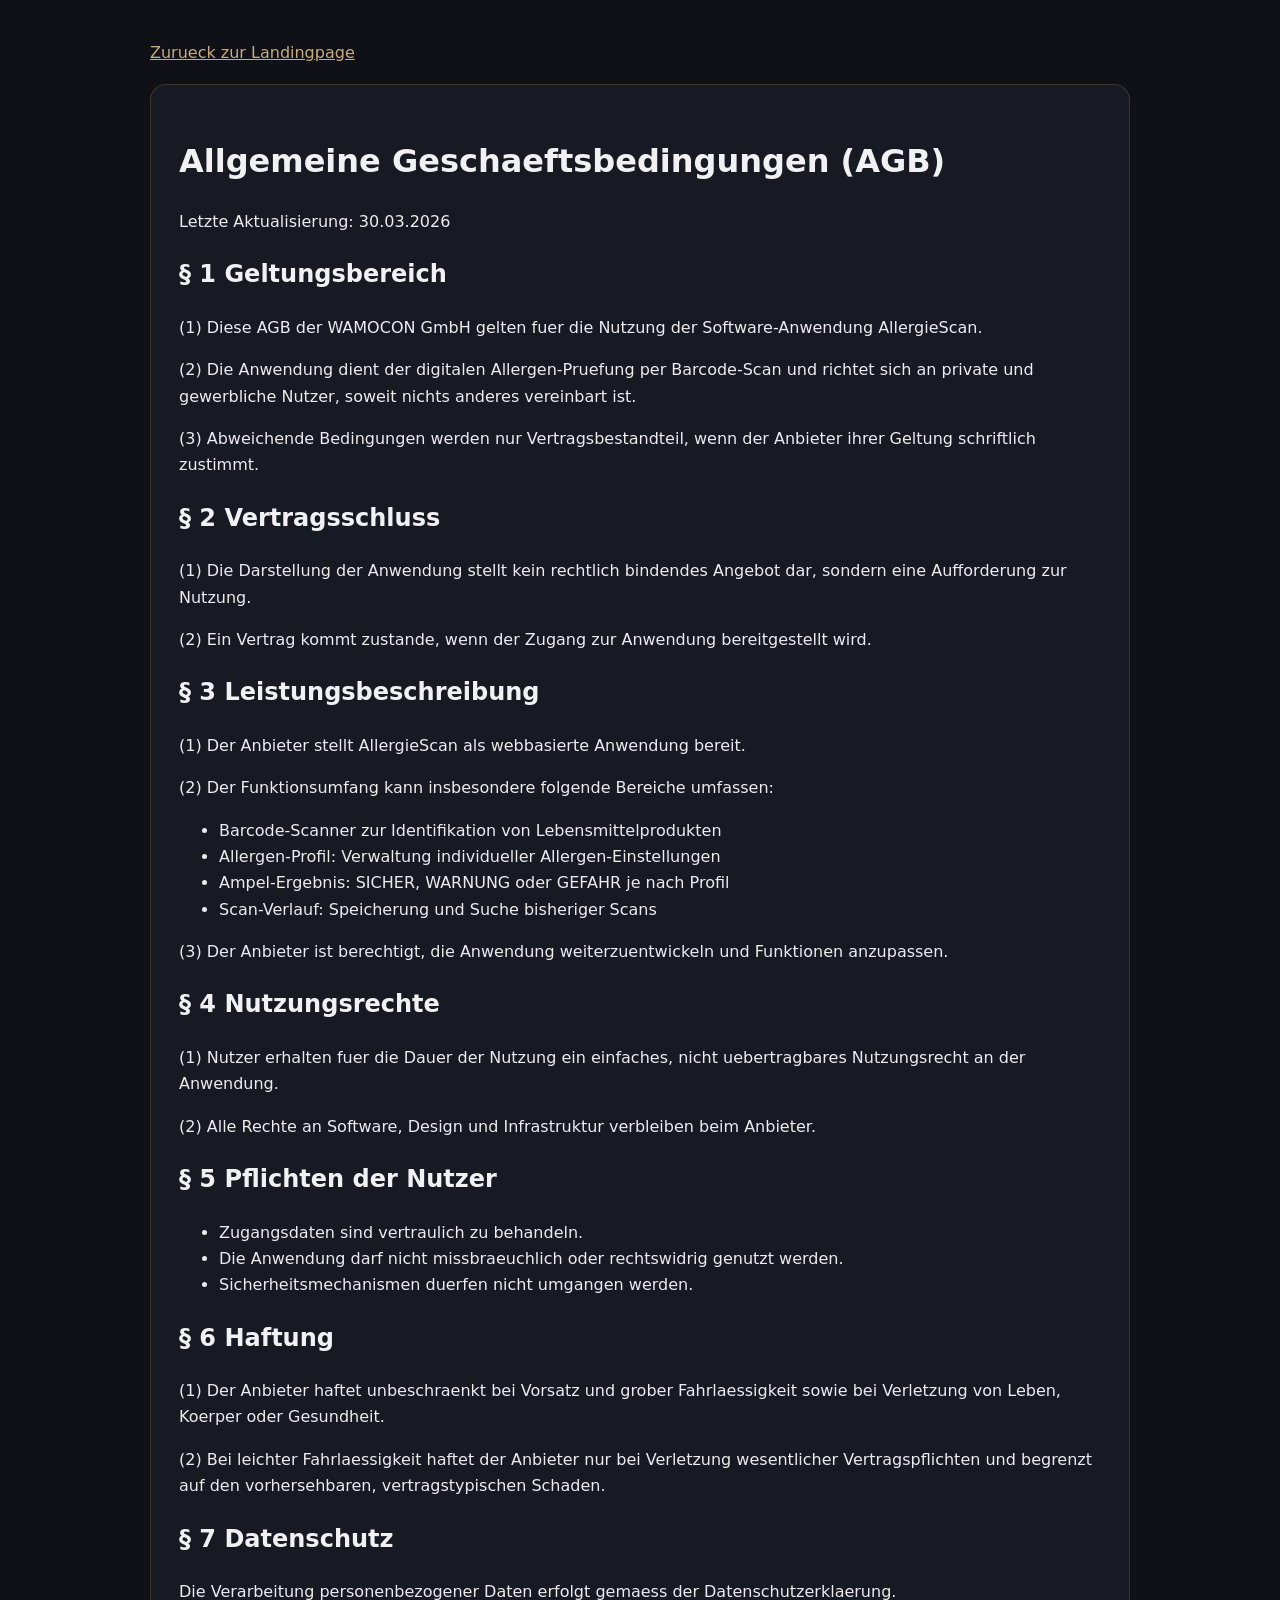
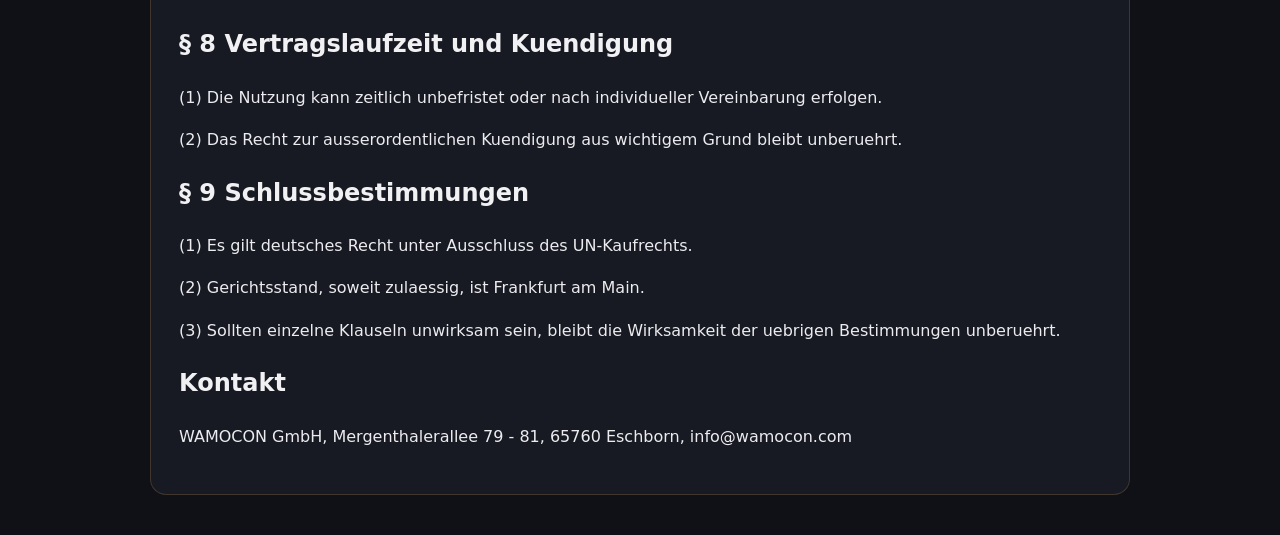
<file: agb.html>
<!DOCTYPE html>
<html lang="de">
<head>
  <meta charset="UTF-8">
  <meta name="viewport" content="width=device-width, initial-scale=1.0">
  <title>AGB | AllergieScan</title>
  <style>
    body{font-family:Inter,system-ui,sans-serif;background:#0f1117;color:#ececf0;margin:0;line-height:1.65}
    .wrap{max-width:980px;margin:0 auto;padding:40px 20px}
    .card{background:#171a22;border:1px solid rgba(143,106,63,.35);border-radius:16px;padding:28px}
    h1,h2{color:#f1f1f4}
    a{color:#c7ac82}
    .top{margin-bottom:18px}
  </style>
</head>
<body>
  <div class="wrap">
    <div class="top"><a href="index.html">Zurueck zur Landingpage</a></div>
    <div class="card">
      <h1>Allgemeine Geschaeftsbedingungen (AGB)</h1>
      <p>Letzte Aktualisierung: 30.03.2026</p>

      <h2>§ 1 Geltungsbereich</h2>
      <p>(1) Diese AGB der WAMOCON GmbH gelten fuer die Nutzung der Software-Anwendung AllergieScan.</p>
      <p>(2) Die Anwendung dient der digitalen Allergen-Pruefung per Barcode-Scan und richtet sich an private und gewerbliche Nutzer, soweit nichts anderes vereinbart ist.</p>
      <p>(3) Abweichende Bedingungen werden nur Vertragsbestandteil, wenn der Anbieter ihrer Geltung schriftlich zustimmt.</p>

      <h2>§ 2 Vertragsschluss</h2>
      <p>(1) Die Darstellung der Anwendung stellt kein rechtlich bindendes Angebot dar, sondern eine Aufforderung zur Nutzung.</p>
      <p>(2) Ein Vertrag kommt zustande, wenn der Zugang zur Anwendung bereitgestellt wird.</p>

      <h2>§ 3 Leistungsbeschreibung</h2>
      <p>(1) Der Anbieter stellt AllergieScan als webbasierte Anwendung bereit.</p>
      <p>(2) Der Funktionsumfang kann insbesondere folgende Bereiche umfassen:</p>
      <ul>
        <li>Barcode-Scanner zur Identifikation von Lebensmittelprodukten</li>
        <li>Allergen-Profil: Verwaltung individueller Allergen-Einstellungen</li>
        <li>Ampel-Ergebnis: SICHER, WARNUNG oder GEFAHR je nach Profil</li>
        <li>Scan-Verlauf: Speicherung und Suche bisheriger Scans</li>
      </ul>
      <p>(3) Der Anbieter ist berechtigt, die Anwendung weiterzuentwickeln und Funktionen anzupassen.</p>

      <h2>§ 4 Nutzungsrechte</h2>
      <p>(1) Nutzer erhalten fuer die Dauer der Nutzung ein einfaches, nicht uebertragbares Nutzungsrecht an der Anwendung.</p>
      <p>(2) Alle Rechte an Software, Design und Infrastruktur verbleiben beim Anbieter.</p>

      <h2>§ 5 Pflichten der Nutzer</h2>
      <ul>
        <li>Zugangsdaten sind vertraulich zu behandeln.</li>
        <li>Die Anwendung darf nicht missbraeuchlich oder rechtswidrig genutzt werden.</li>
        <li>Sicherheitsmechanismen duerfen nicht umgangen werden.</li>
      </ul>

      <h2>§ 6 Haftung</h2>
      <p>(1) Der Anbieter haftet unbeschraenkt bei Vorsatz und grober Fahrlaessigkeit sowie bei Verletzung von Leben, Koerper oder Gesundheit.</p>
      <p>(2) Bei leichter Fahrlaessigkeit haftet der Anbieter nur bei Verletzung wesentlicher Vertragspflichten und begrenzt auf den vorhersehbaren, vertragstypischen Schaden.</p>

      <h2>§ 7 Datenschutz</h2>
      <p>Die Verarbeitung personenbezogener Daten erfolgt gemaess der Datenschutzerklaerung.</p>

      <h2>§ 8 Vertragslaufzeit und Kuendigung</h2>
      <p>(1) Die Nutzung kann zeitlich unbefristet oder nach individueller Vereinbarung erfolgen.</p>
      <p>(2) Das Recht zur ausserordentlichen Kuendigung aus wichtigem Grund bleibt unberuehrt.</p>

      <h2>§ 9 Schlussbestimmungen</h2>
      <p>(1) Es gilt deutsches Recht unter Ausschluss des UN-Kaufrechts.</p>
      <p>(2) Gerichtsstand, soweit zulaessig, ist Frankfurt am Main.</p>
      <p>(3) Sollten einzelne Klauseln unwirksam sein, bleibt die Wirksamkeit der uebrigen Bestimmungen unberuehrt.</p>

      <h2>Kontakt</h2>
      <p>WAMOCON GmbH, Mergenthalerallee 79 - 81, 65760 Eschborn, info@wamocon.com</p>
    </div>
  </div>
</body>
</html>
</file>
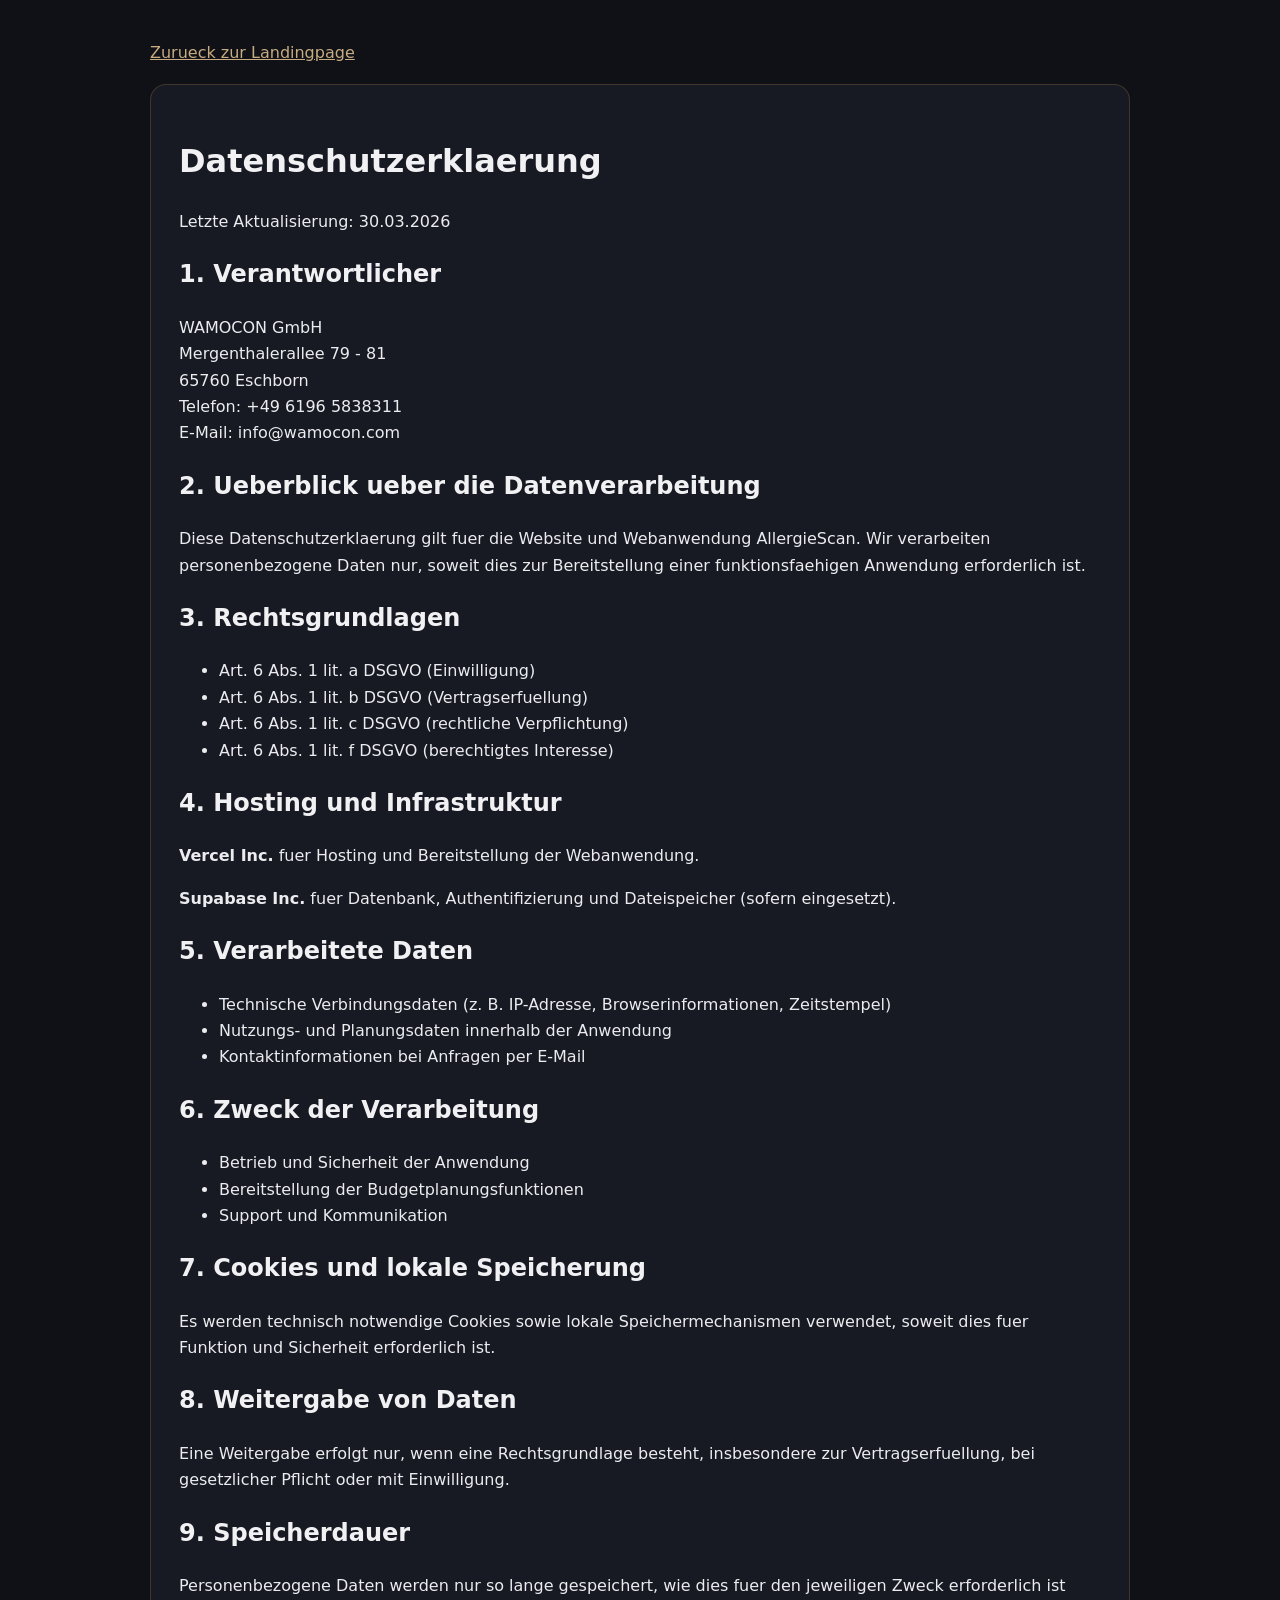
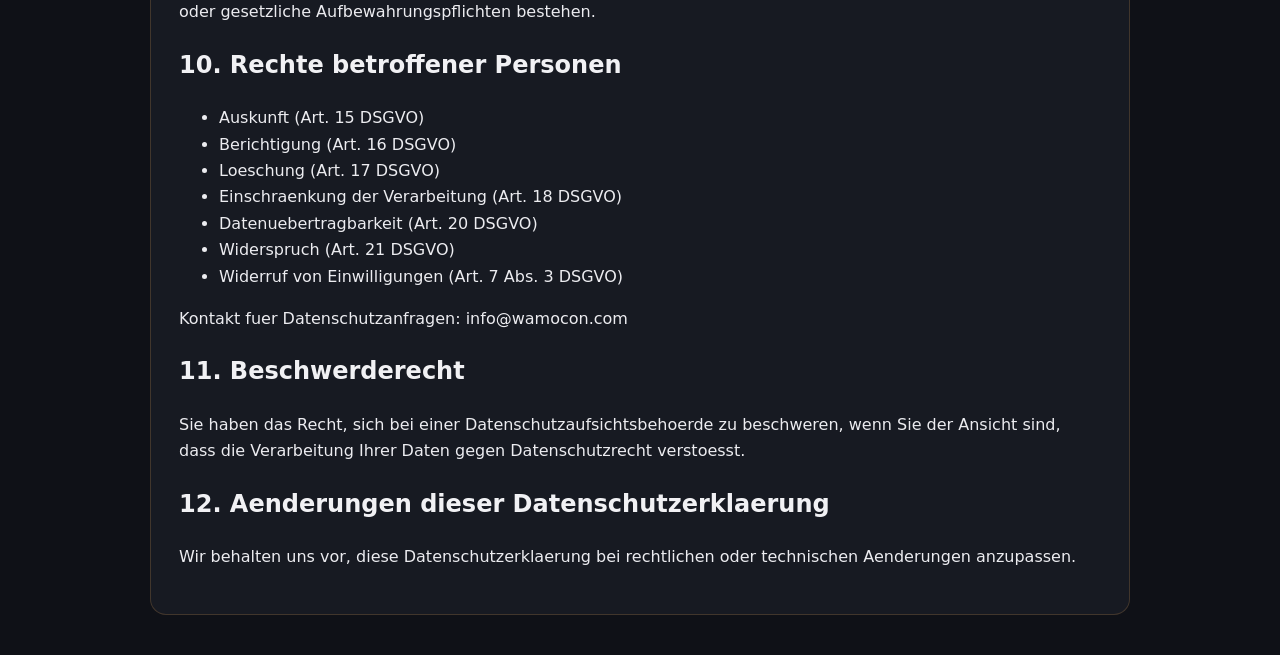
<file: datenschutz.html>
<!DOCTYPE html>
<html lang="de">
<head>
  <meta charset="UTF-8">
  <meta name="viewport" content="width=device-width, initial-scale=1.0">
  <title>Datenschutz | AllergieScan</title>
  <style>
    body{font-family:Inter,system-ui,sans-serif;background:#0f1117;color:#ececf0;margin:0;line-height:1.65}
    .wrap{max-width:980px;margin:0 auto;padding:40px 20px}
    .card{background:#171a22;border:1px solid rgba(143,106,63,.35);border-radius:16px;padding:28px}
    h1,h2{color:#f1f1f4}
    a{color:#c7ac82}
    .top{margin-bottom:18px}
  </style>
</head>
<body>
  <div class="wrap">
    <div class="top"><a href="index.html">Zurueck zur Landingpage</a></div>
    <div class="card">
      <h1>Datenschutzerklaerung</h1>
      <p>Letzte Aktualisierung: 30.03.2026</p>

      <h2>1. Verantwortlicher</h2>
      <p>
        WAMOCON GmbH<br>
        Mergenthalerallee 79 - 81<br>
        65760 Eschborn<br>
        Telefon: +49 6196 5838311<br>
        E-Mail: info@wamocon.com
      </p>

      <h2>2. Ueberblick ueber die Datenverarbeitung</h2>
      <p>Diese Datenschutzerklaerung gilt fuer die Website und Webanwendung AllergieScan. Wir verarbeiten personenbezogene Daten nur, soweit dies zur Bereitstellung einer funktionsfaehigen Anwendung erforderlich ist.</p>

      <h2>3. Rechtsgrundlagen</h2>
      <ul>
        <li>Art. 6 Abs. 1 lit. a DSGVO (Einwilligung)</li>
        <li>Art. 6 Abs. 1 lit. b DSGVO (Vertragserfuellung)</li>
        <li>Art. 6 Abs. 1 lit. c DSGVO (rechtliche Verpflichtung)</li>
        <li>Art. 6 Abs. 1 lit. f DSGVO (berechtigtes Interesse)</li>
      </ul>

      <h2>4. Hosting und Infrastruktur</h2>
      <p><strong>Vercel Inc.</strong> fuer Hosting und Bereitstellung der Webanwendung.</p>
      <p><strong>Supabase Inc.</strong> fuer Datenbank, Authentifizierung und Dateispeicher (sofern eingesetzt).</p>

      <h2>5. Verarbeitete Daten</h2>
      <ul>
        <li>Technische Verbindungsdaten (z. B. IP-Adresse, Browserinformationen, Zeitstempel)</li>
        <li>Nutzungs- und Planungsdaten innerhalb der Anwendung</li>
        <li>Kontaktinformationen bei Anfragen per E-Mail</li>
      </ul>

      <h2>6. Zweck der Verarbeitung</h2>
      <ul>
        <li>Betrieb und Sicherheit der Anwendung</li>
        <li>Bereitstellung der Budgetplanungsfunktionen</li>
        <li>Support und Kommunikation</li>
      </ul>

      <h2>7. Cookies und lokale Speicherung</h2>
      <p>Es werden technisch notwendige Cookies sowie lokale Speichermechanismen verwendet, soweit dies fuer Funktion und Sicherheit erforderlich ist.</p>

      <h2>8. Weitergabe von Daten</h2>
      <p>Eine Weitergabe erfolgt nur, wenn eine Rechtsgrundlage besteht, insbesondere zur Vertragserfuellung, bei gesetzlicher Pflicht oder mit Einwilligung.</p>

      <h2>9. Speicherdauer</h2>
      <p>Personenbezogene Daten werden nur so lange gespeichert, wie dies fuer den jeweiligen Zweck erforderlich ist oder gesetzliche Aufbewahrungspflichten bestehen.</p>

      <h2>10. Rechte betroffener Personen</h2>
      <ul>
        <li>Auskunft (Art. 15 DSGVO)</li>
        <li>Berichtigung (Art. 16 DSGVO)</li>
        <li>Loeschung (Art. 17 DSGVO)</li>
        <li>Einschraenkung der Verarbeitung (Art. 18 DSGVO)</li>
        <li>Datenuebertragbarkeit (Art. 20 DSGVO)</li>
        <li>Widerspruch (Art. 21 DSGVO)</li>
        <li>Widerruf von Einwilligungen (Art. 7 Abs. 3 DSGVO)</li>
      </ul>
      <p>Kontakt fuer Datenschutzanfragen: info@wamocon.com</p>

      <h2>11. Beschwerderecht</h2>
      <p>Sie haben das Recht, sich bei einer Datenschutzaufsichtsbehoerde zu beschweren, wenn Sie der Ansicht sind, dass die Verarbeitung Ihrer Daten gegen Datenschutzrecht verstoesst.</p>

      <h2>12. Aenderungen dieser Datenschutzerklaerung</h2>
      <p>Wir behalten uns vor, diese Datenschutzerklaerung bei rechtlichen oder technischen Aenderungen anzupassen.</p>
    </div>
  </div>
</body>
</html>
</file>
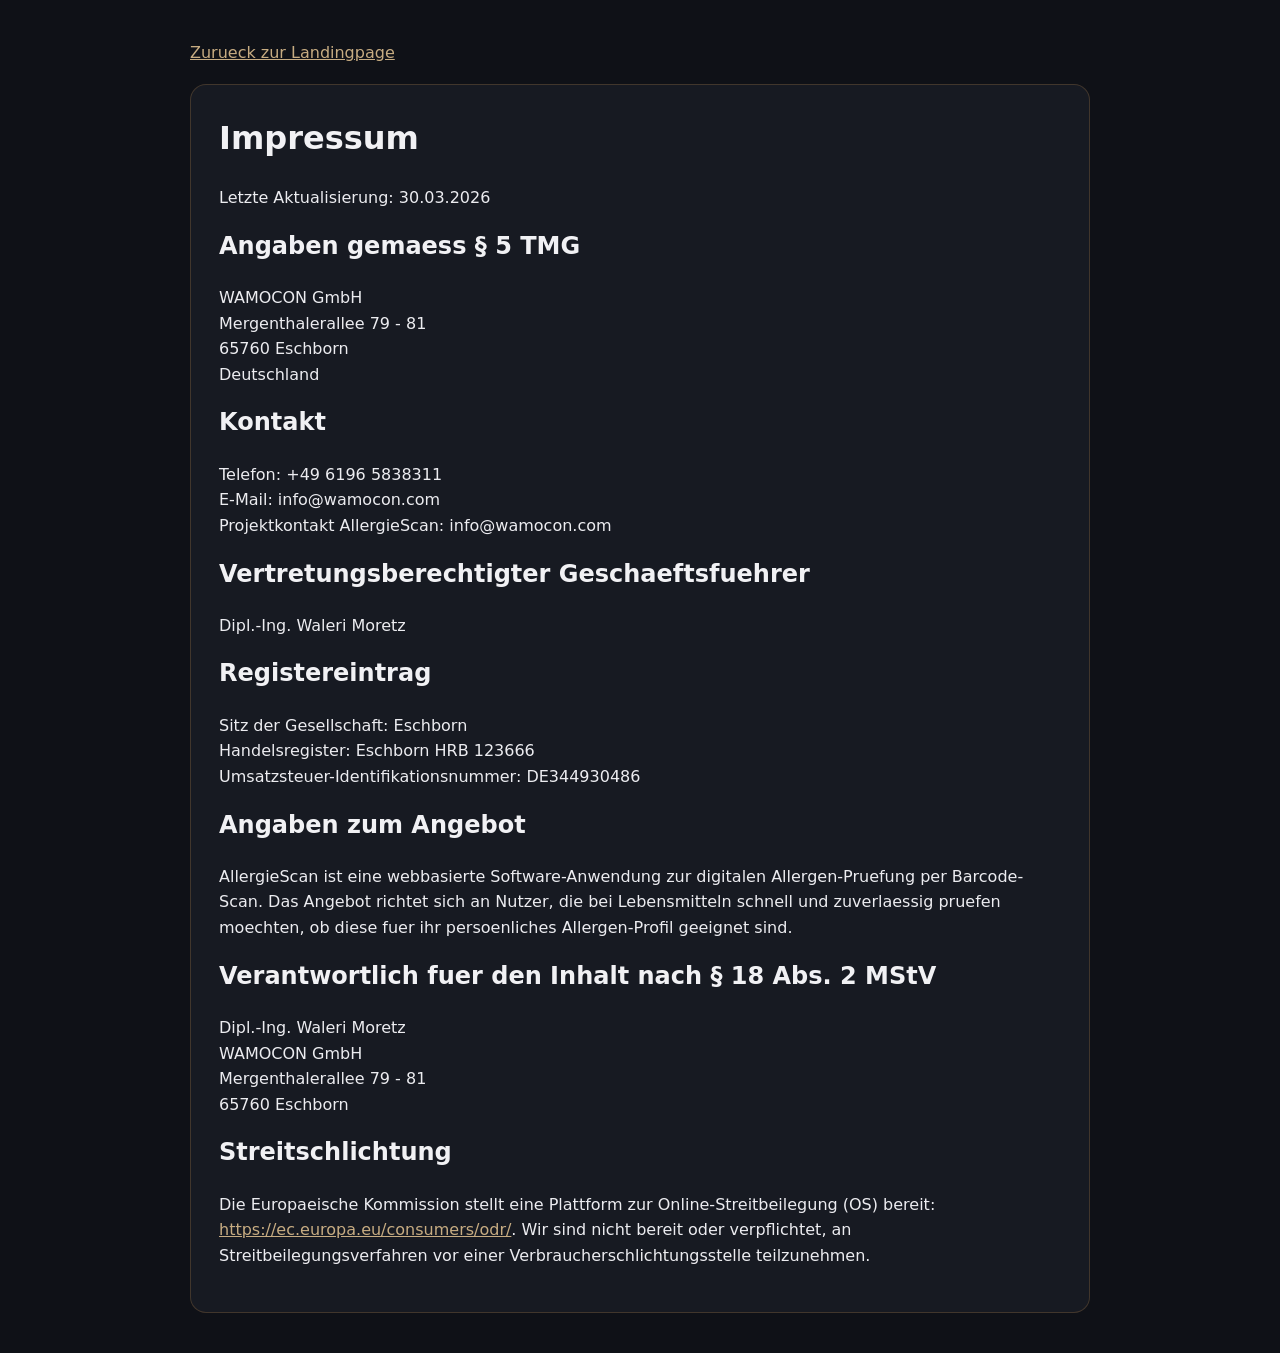
<file: impressum.html>
<!DOCTYPE html>
<html lang="de">
<head>
  <meta charset="UTF-8">
  <meta name="viewport" content="width=device-width, initial-scale=1.0">
  <title>Impressum | AllergieScan</title>
  <style>
    body{font-family:Inter,system-ui,sans-serif;background:#0f1117;color:#ececf0;margin:0;line-height:1.6}
    .wrap{max-width:900px;margin:0 auto;padding:40px 20px}
    .card{background:#171a22;border:1px solid rgba(143,106,63,.35);border-radius:16px;padding:28px}
    h1,h2{margin-top:0;color:#f1f1f4}
    a{color:#c7ac82}
    .top{margin-bottom:18px}
  </style>
</head>
<body>
  <div class="wrap">
    <div class="top"><a href="index.html">Zurueck zur Landingpage</a></div>
    <div class="card">
      <h1>Impressum</h1>
      <p>Letzte Aktualisierung: 30.03.2026</p>

      <h2>Angaben gemaess § 5 TMG</h2>
      <p>
        WAMOCON GmbH<br>
        Mergenthalerallee 79 - 81<br>
        65760 Eschborn<br>
        Deutschland
      </p>

      <h2>Kontakt</h2>
      <p>
        Telefon: +49 6196 5838311<br>
        E-Mail: info@wamocon.com<br>
        Projektkontakt AllergieScan: info@wamocon.com
      </p>

      <h2>Vertretungsberechtigter Geschaeftsfuehrer</h2>
      <p>Dipl.-Ing. Waleri Moretz</p>

      <h2>Registereintrag</h2>
      <p>
        Sitz der Gesellschaft: Eschborn<br>
        Handelsregister: Eschborn HRB 123666<br>
        Umsatzsteuer-Identifikationsnummer: DE344930486
      </p>

      <h2>Angaben zum Angebot</h2>
      <p>
        AllergieScan ist eine webbasierte Software-Anwendung zur digitalen Allergen-Pruefung per Barcode-Scan. Das Angebot richtet sich an Nutzer, die bei Lebensmitteln schnell und zuverlaessig pruefen moechten, ob diese fuer ihr persoenliches Allergen-Profil geeignet sind.
      </p>

      <h2>Verantwortlich fuer den Inhalt nach § 18 Abs. 2 MStV</h2>
      <p>
        Dipl.-Ing. Waleri Moretz<br>
        WAMOCON GmbH<br>
        Mergenthalerallee 79 - 81<br>
        65760 Eschborn
      </p>

      <h2>Streitschlichtung</h2>
      <p>
        Die Europaeische Kommission stellt eine Plattform zur Online-Streitbeilegung (OS) bereit:
        <a href="https://ec.europa.eu/consumers/odr/" target="_blank" rel="noopener noreferrer">https://ec.europa.eu/consumers/odr/</a>.
        Wir sind nicht bereit oder verpflichtet, an Streitbeilegungsverfahren vor einer Verbraucherschlichtungsstelle teilzunehmen.
      </p>
    </div>
  </div>
</body>
</html>
</file>
